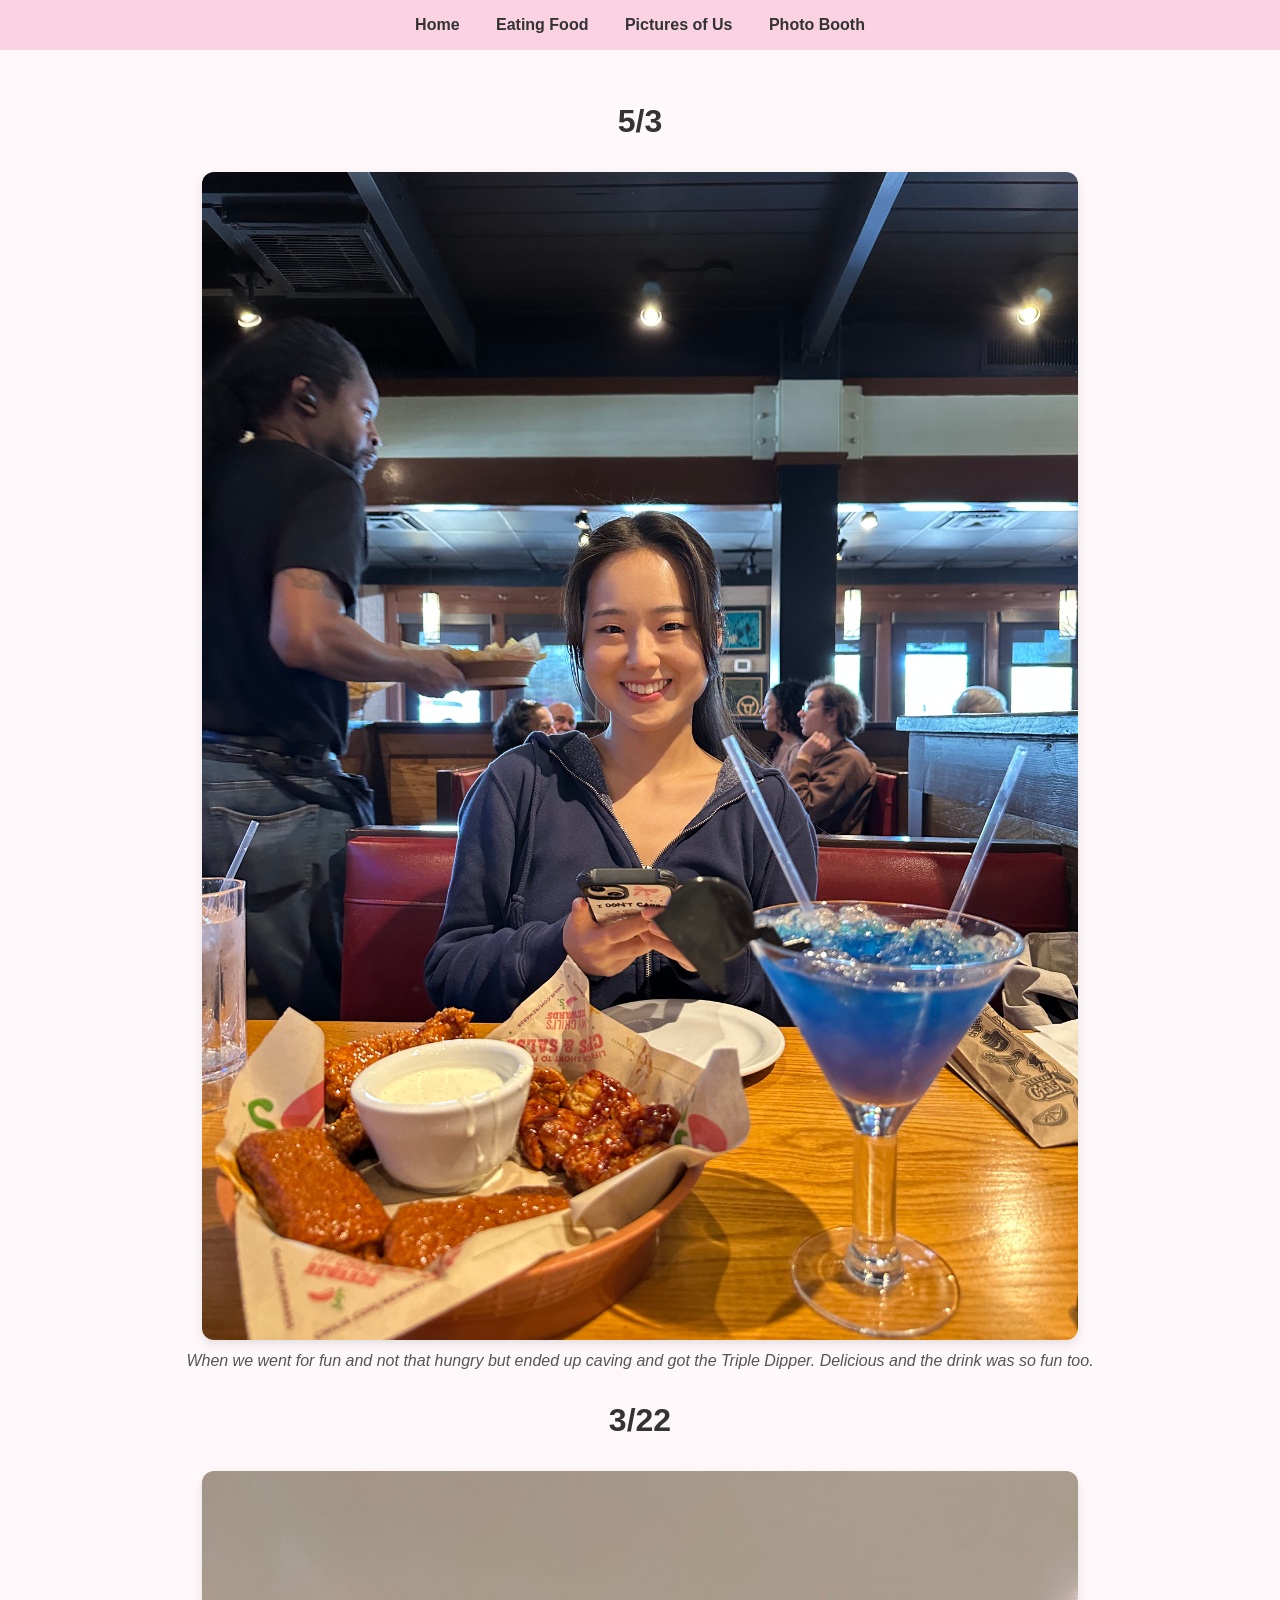
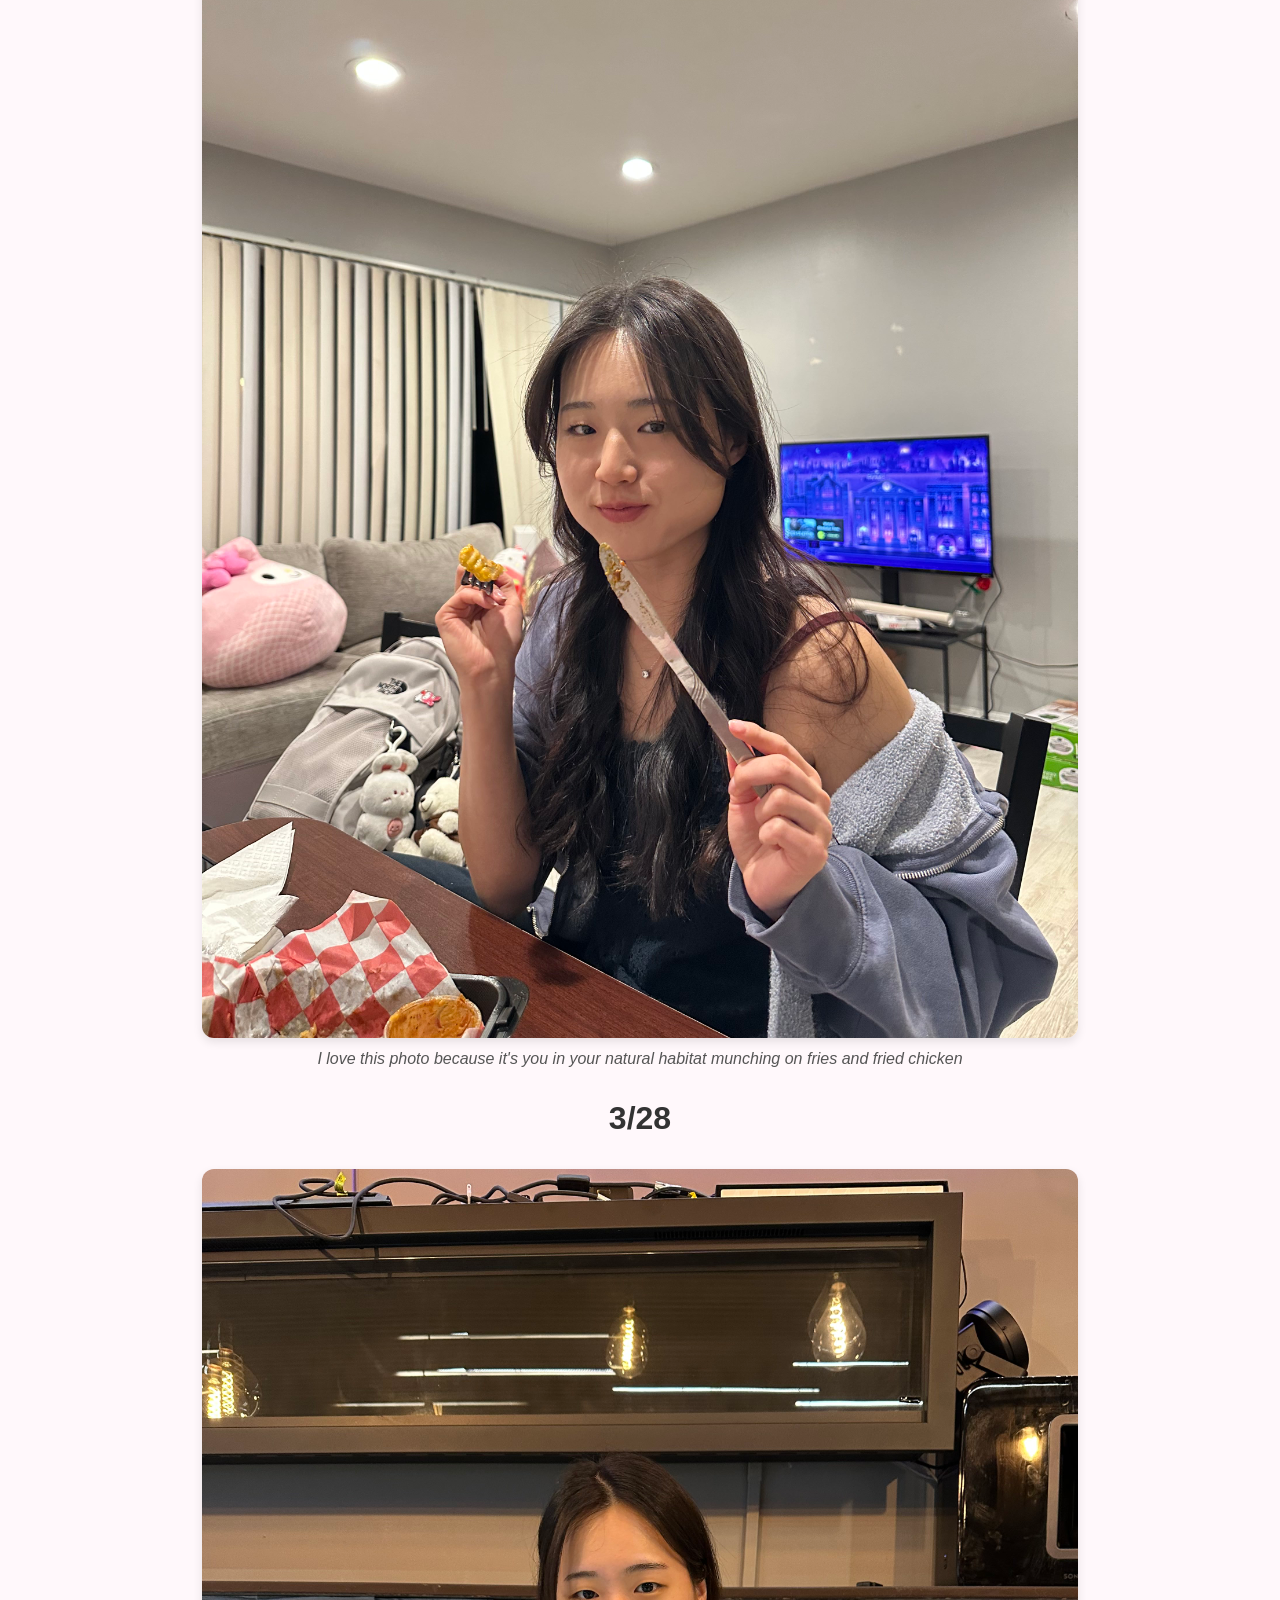
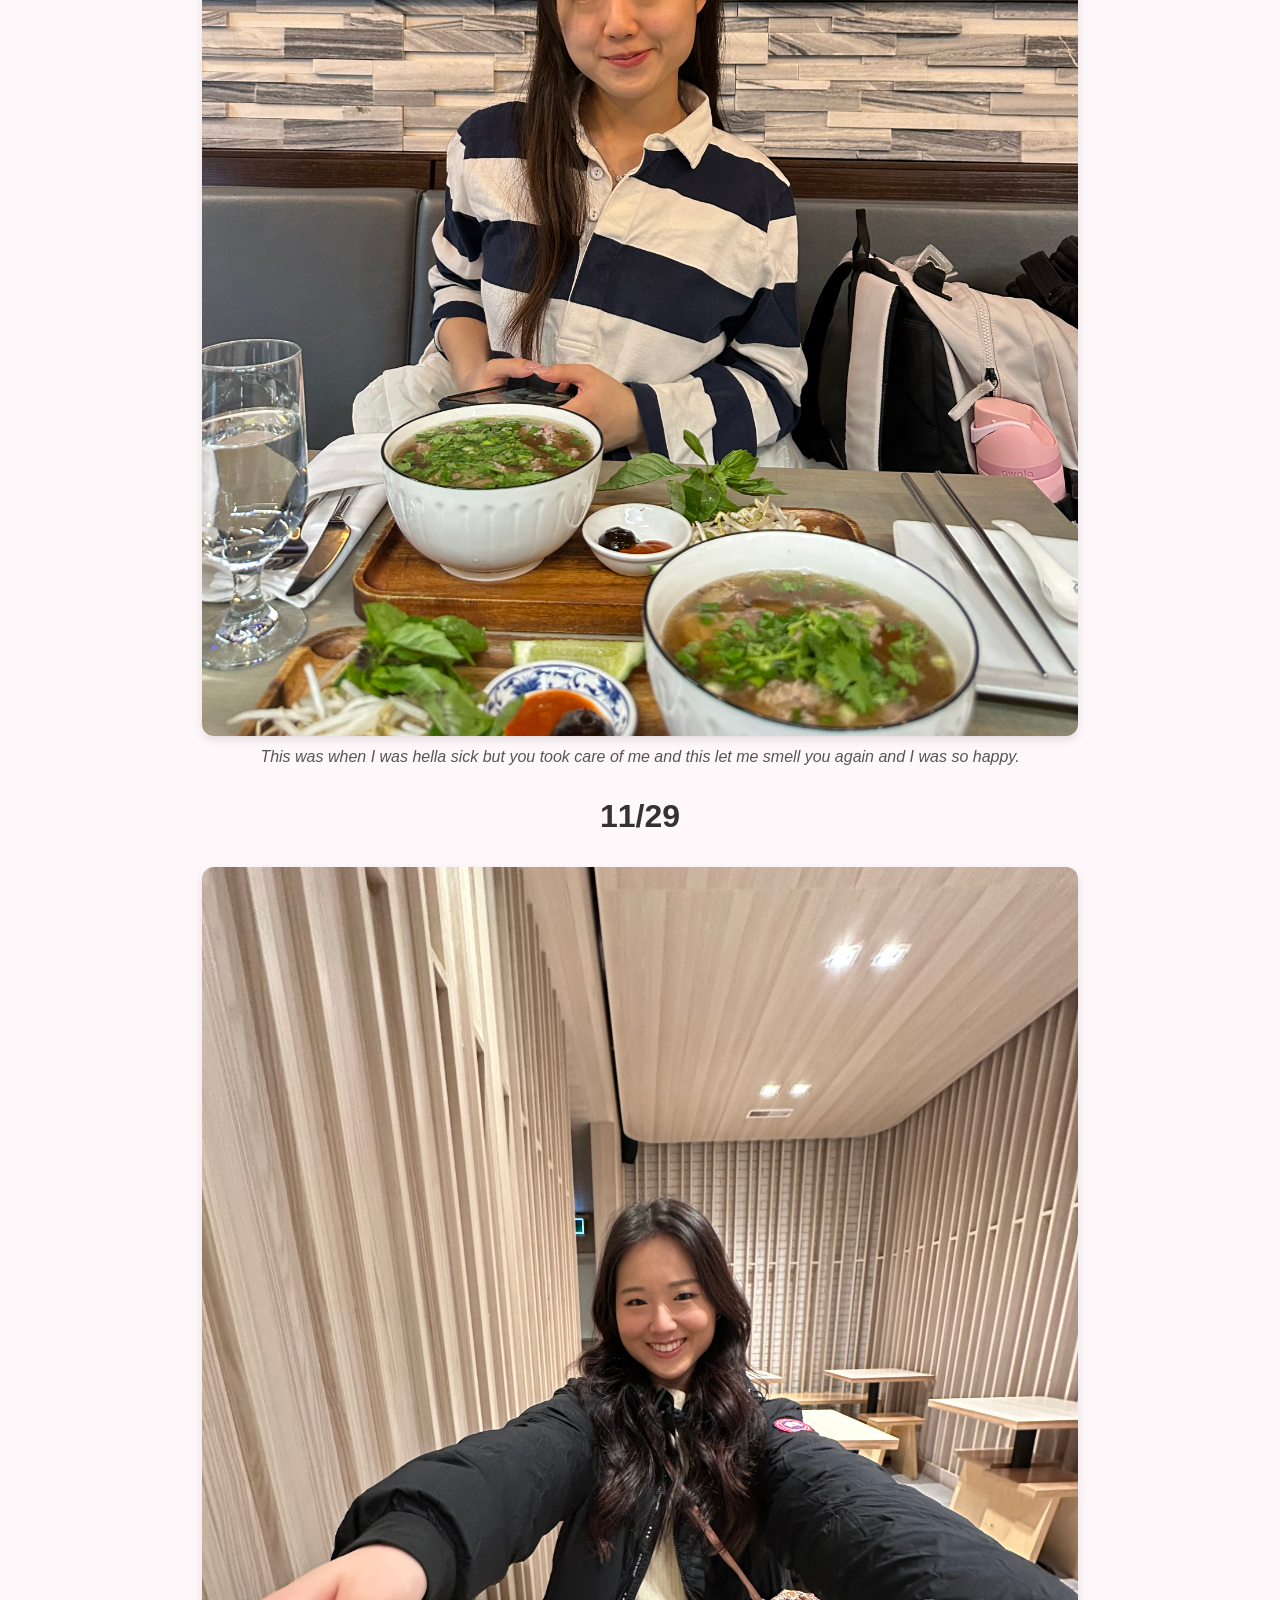
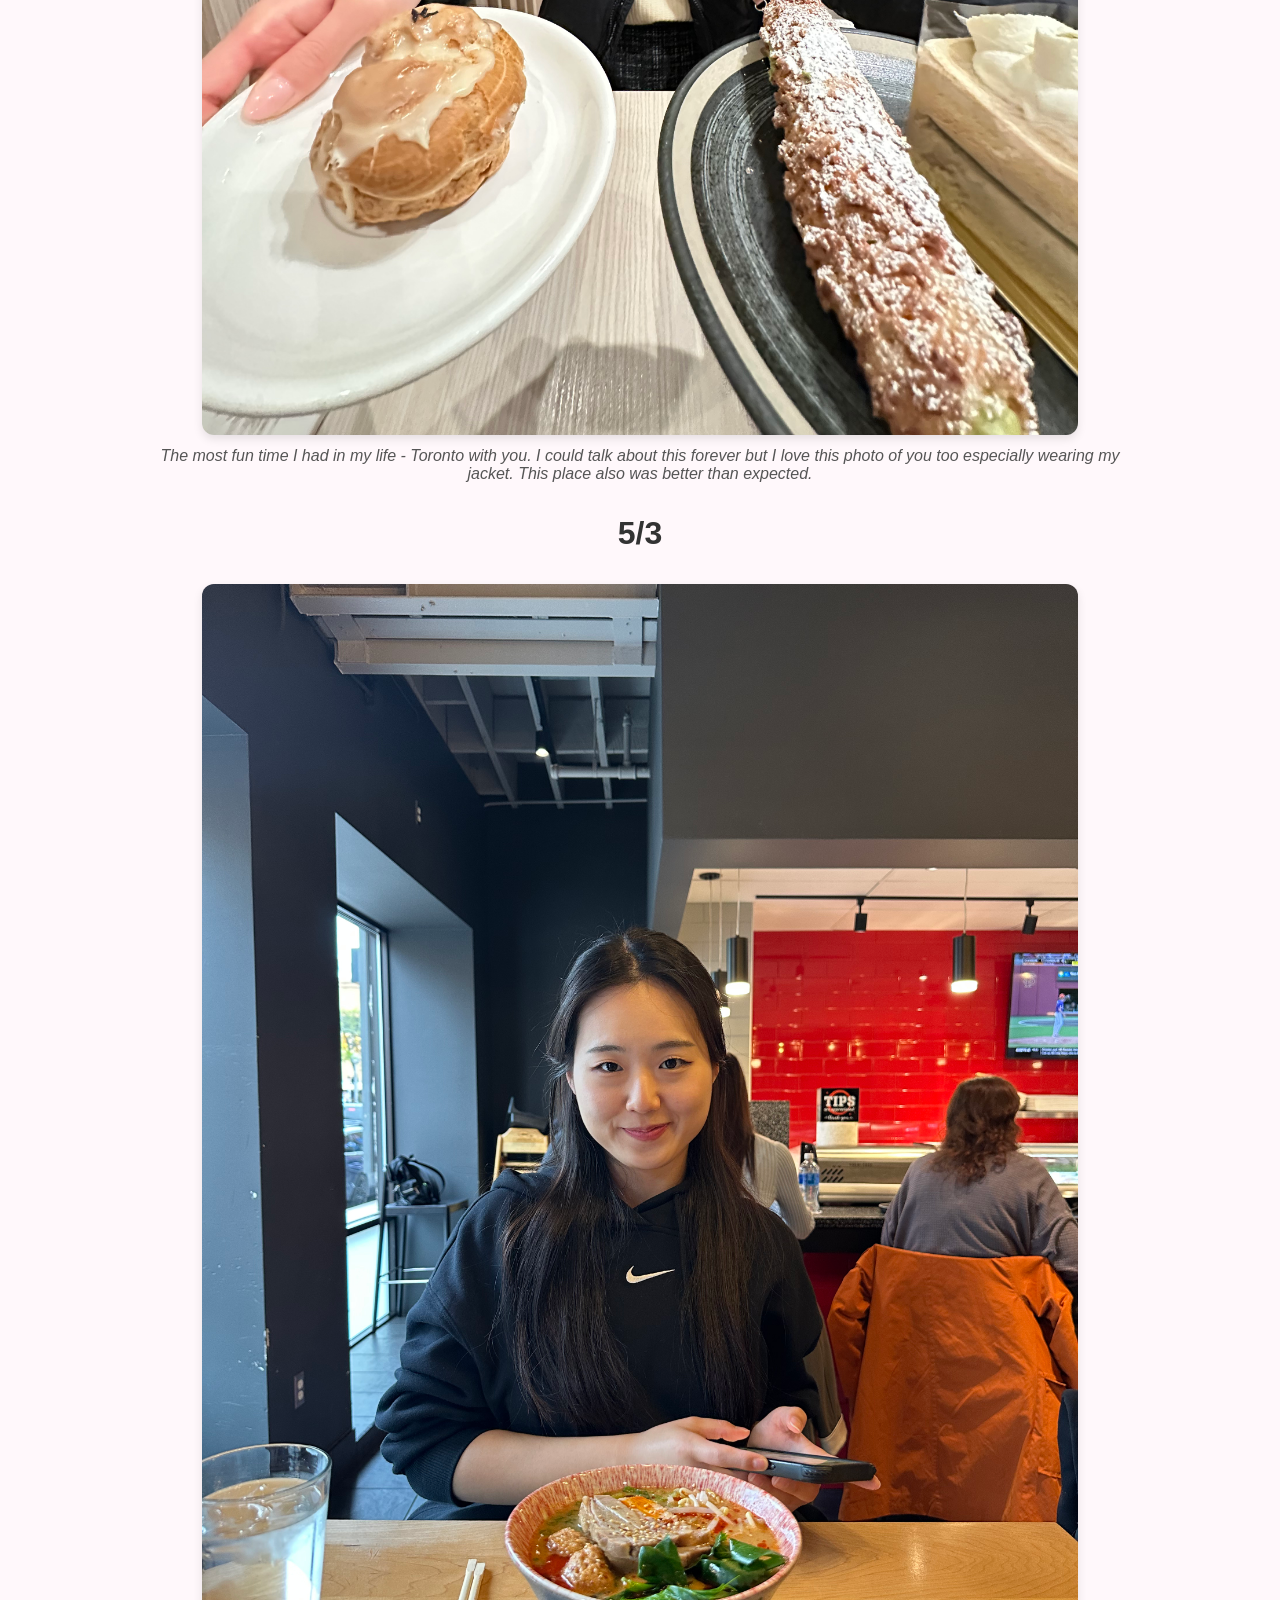
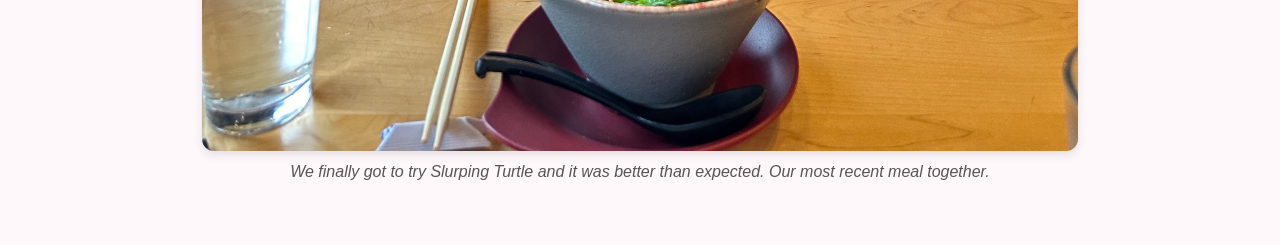
<file: eating-food.html>
<!DOCTYPE html>
<html lang="en">
<head>
  <meta charset="UTF-8" />
  <title>Eating Food 🍰</title>
  <link rel="stylesheet" href="style.css" />
</head>
<body>
  <nav>
    <a href="index.html">Home</a>
    <a href="eating-food.html">Eating Food</a>
    <a href="pictures-us.html">Pictures of Us</a>
    <a href="photo-booth.html">Photo Booth</a>
  </nav>

  <main>
    <h1>5/3</h1>
    <figure>
      <img src="food16.jpg" alt="Chilis" />
      <figcaption>
        When we went for fun and not that hungry but ended up caving and got the Triple Dipper. Delicious and the drink was so fun too. 
      </figcaption>
    </figure>
     <h1>3/22</h1>
    <figure>
      <img src="food2.jpg" alt="Late night chicken" />
      <figcaption>
        I love this photo because it's you in your natural habitat munching on fries and fried chicken
      </figcaption>
    </figure>
     <h1>3/28</h1>
    <figure>
      <img src="food4.jpg" alt="Brunch Pho" />
      <figcaption>
        This was when I was hella sick but you took care of me and this let me smell you again and I was so happy.
      </figcaption>
    </figure>
     <h1>11/29</h1>
    <figure>
      <img src="food10.jpg" alt="2 desserts" />
      <figcaption>
        The most fun time I had in my life - Toronto with you. I could talk about this forever but I love this photo of you too especially wearing my jacket. This place also was better than expected.
      </figcaption>
    </figure>
     <h1>5/3</h1>
    <figure>
      <img src="food17.jpg" alt="Slurping Turtle" />
      <figcaption>
        We finally got to try Slurping Turtle and it was better than expected. Our most recent meal together.
      </figcaption>
    </figure>
  </main>
</body>
</html>
</file>
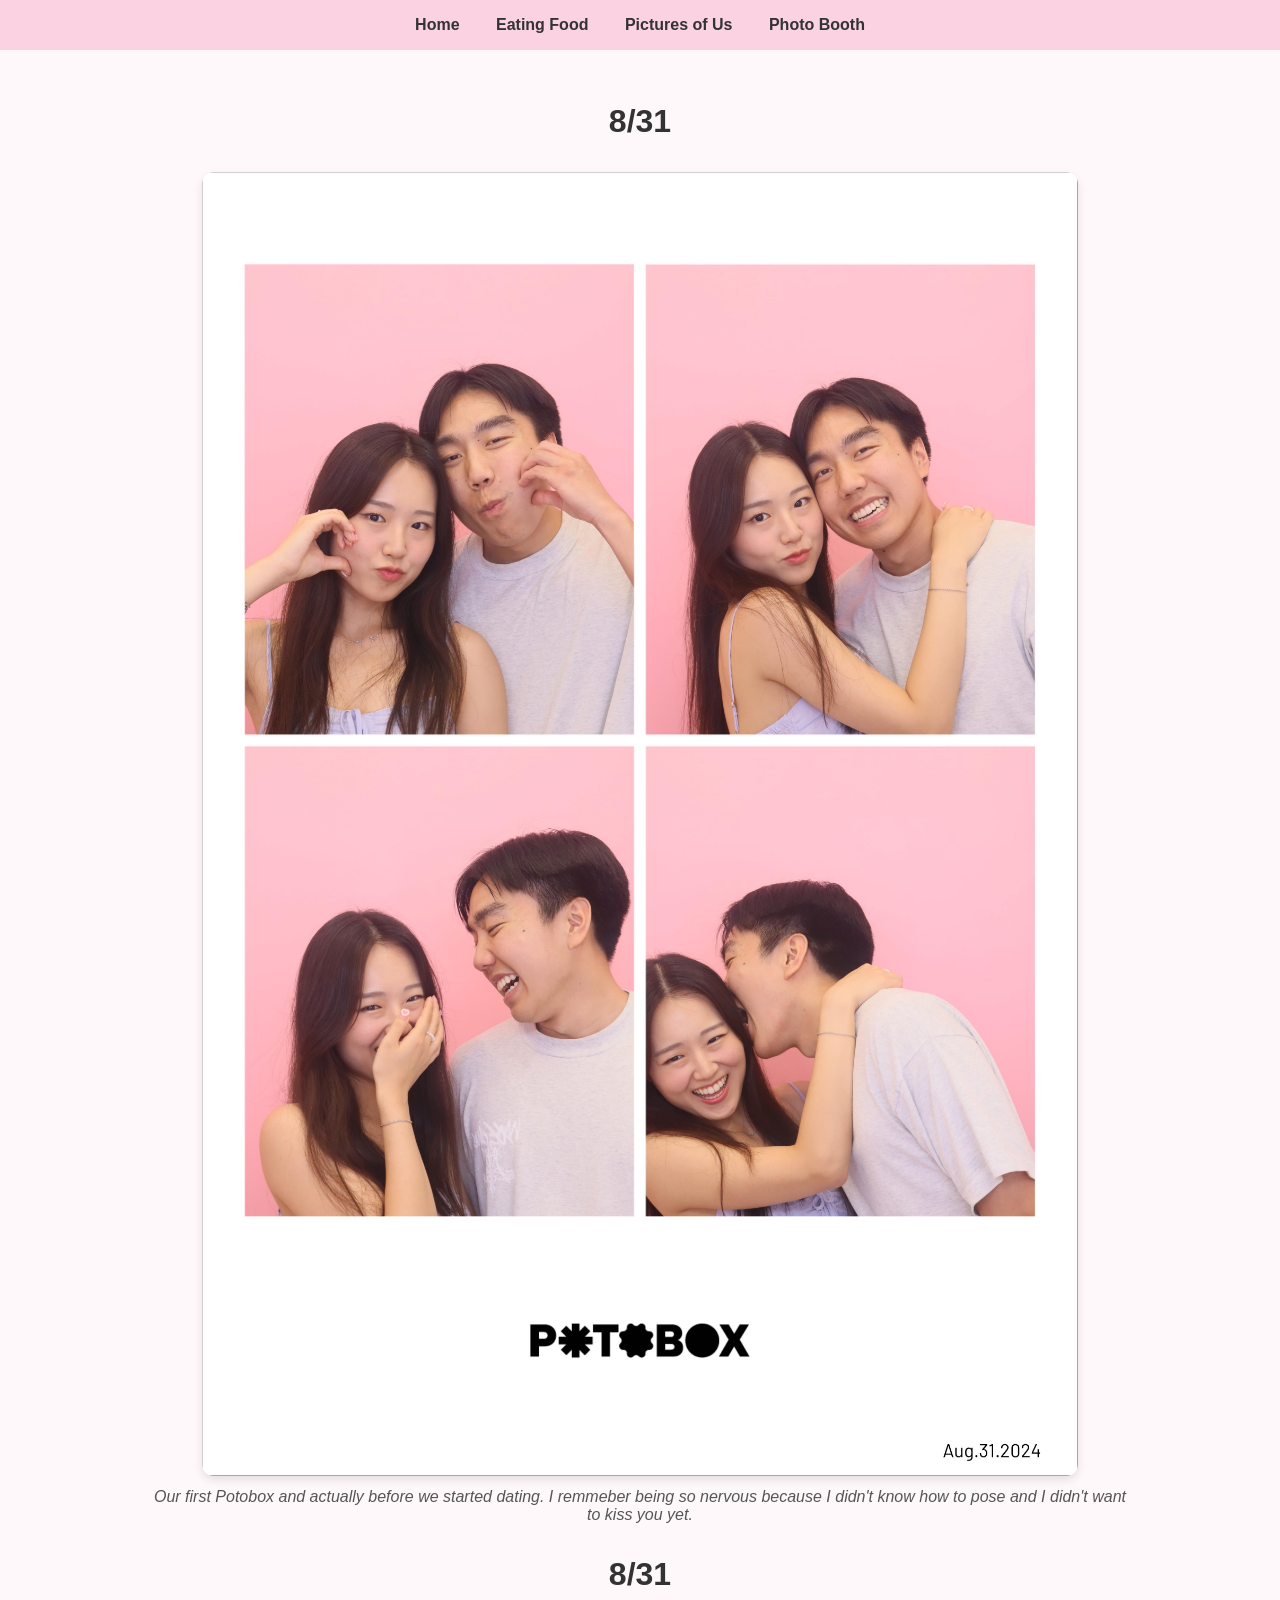
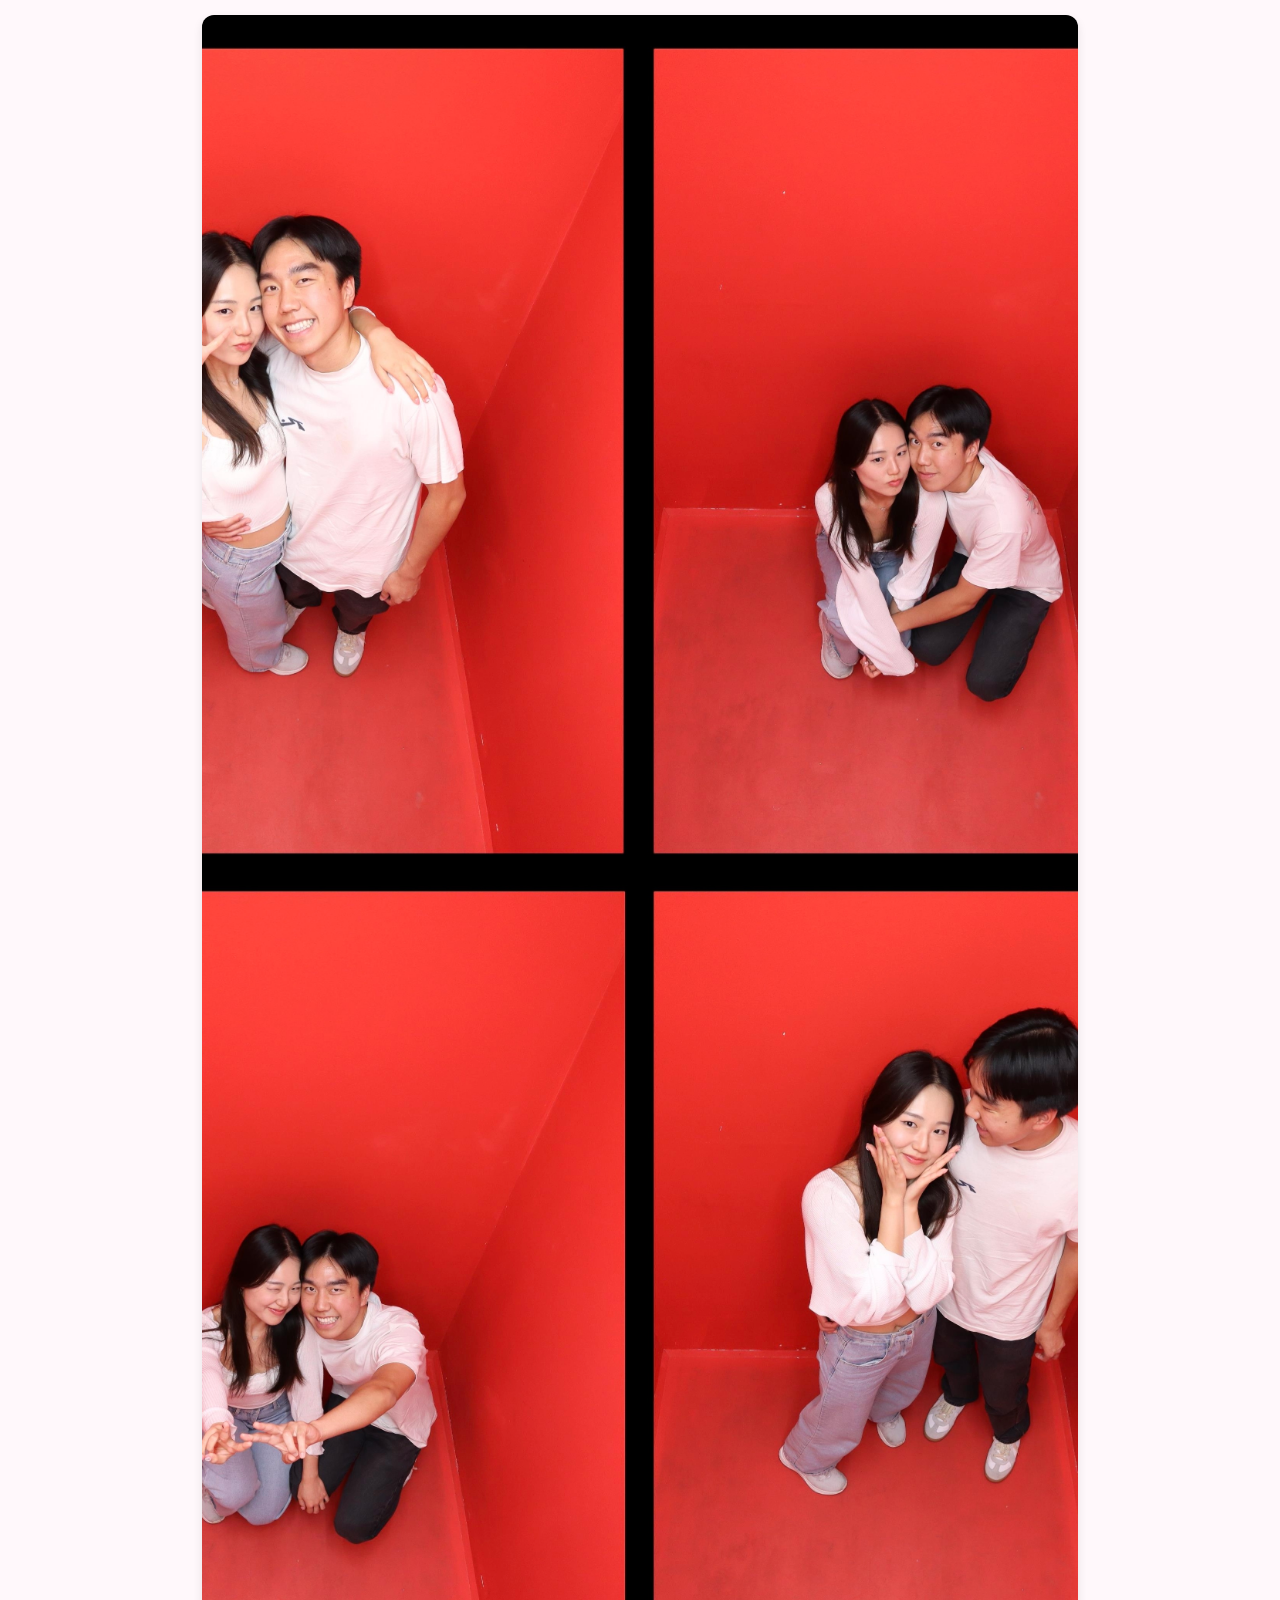
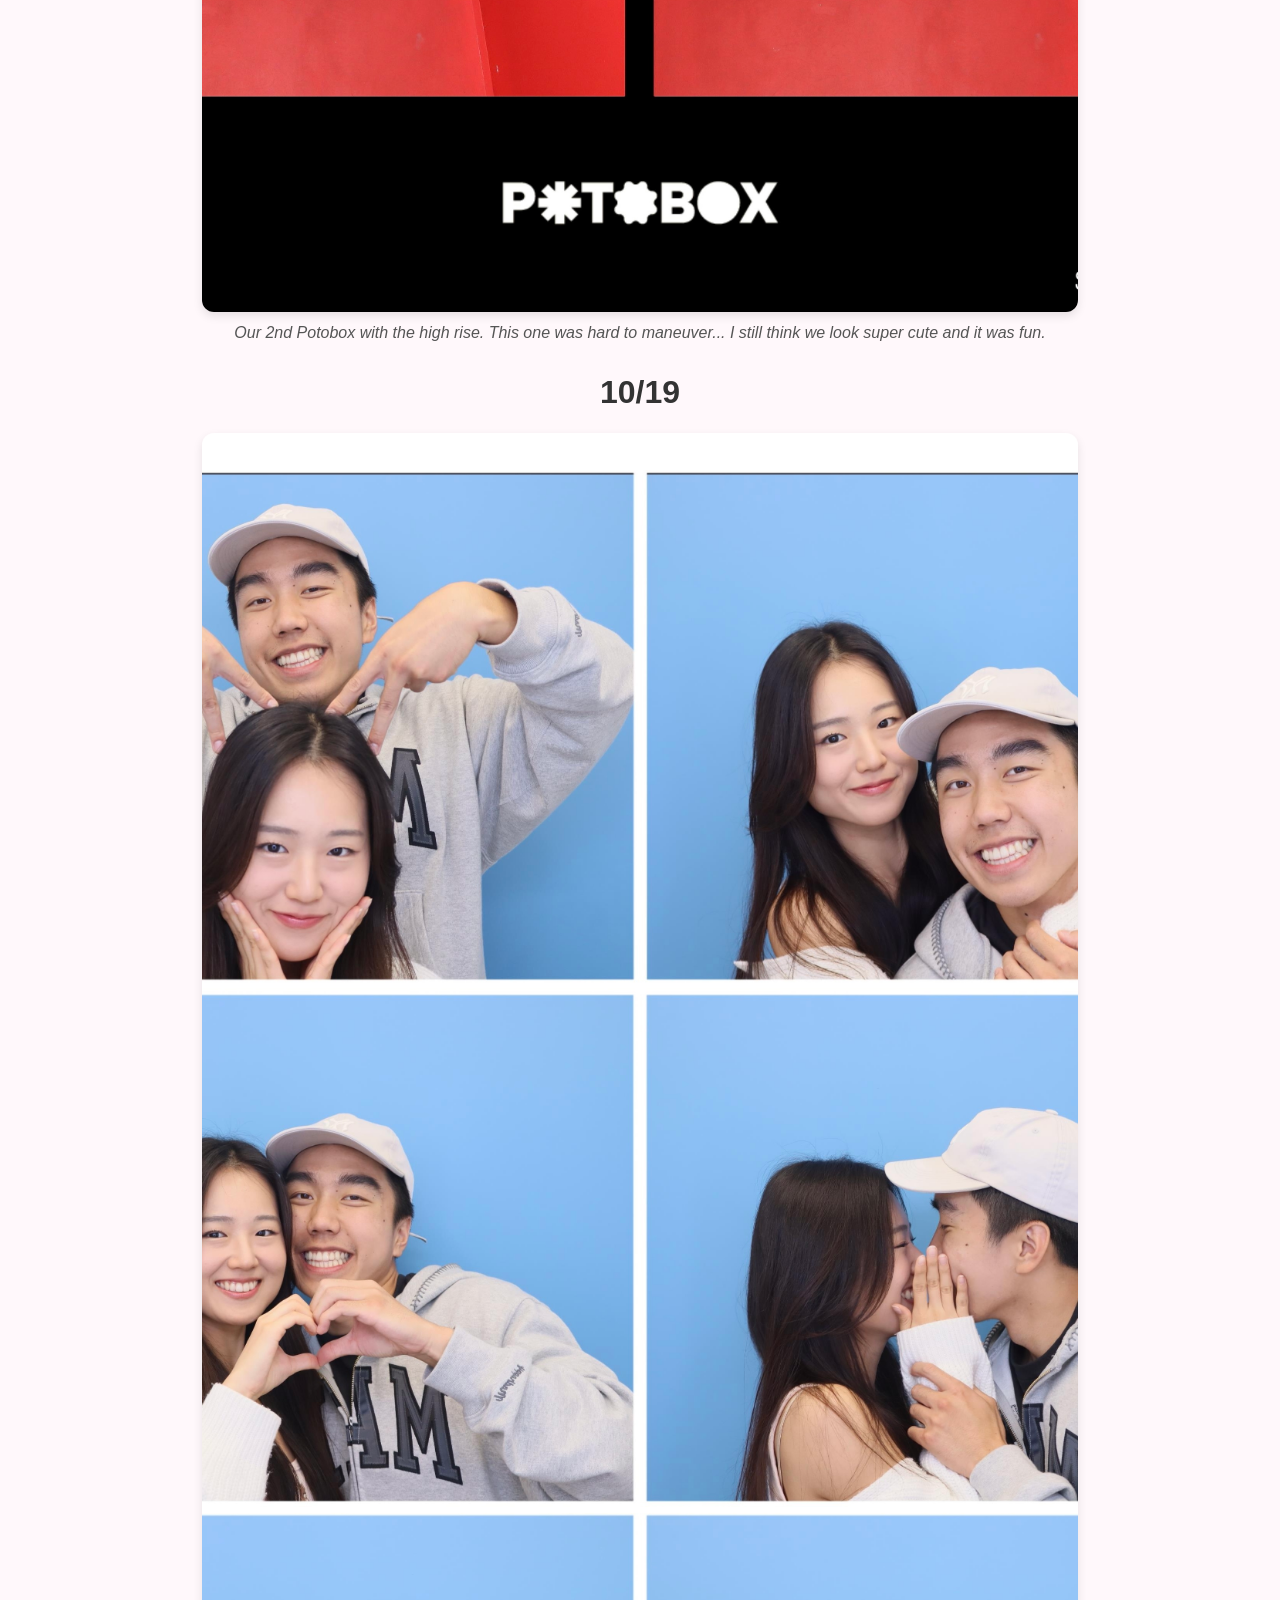
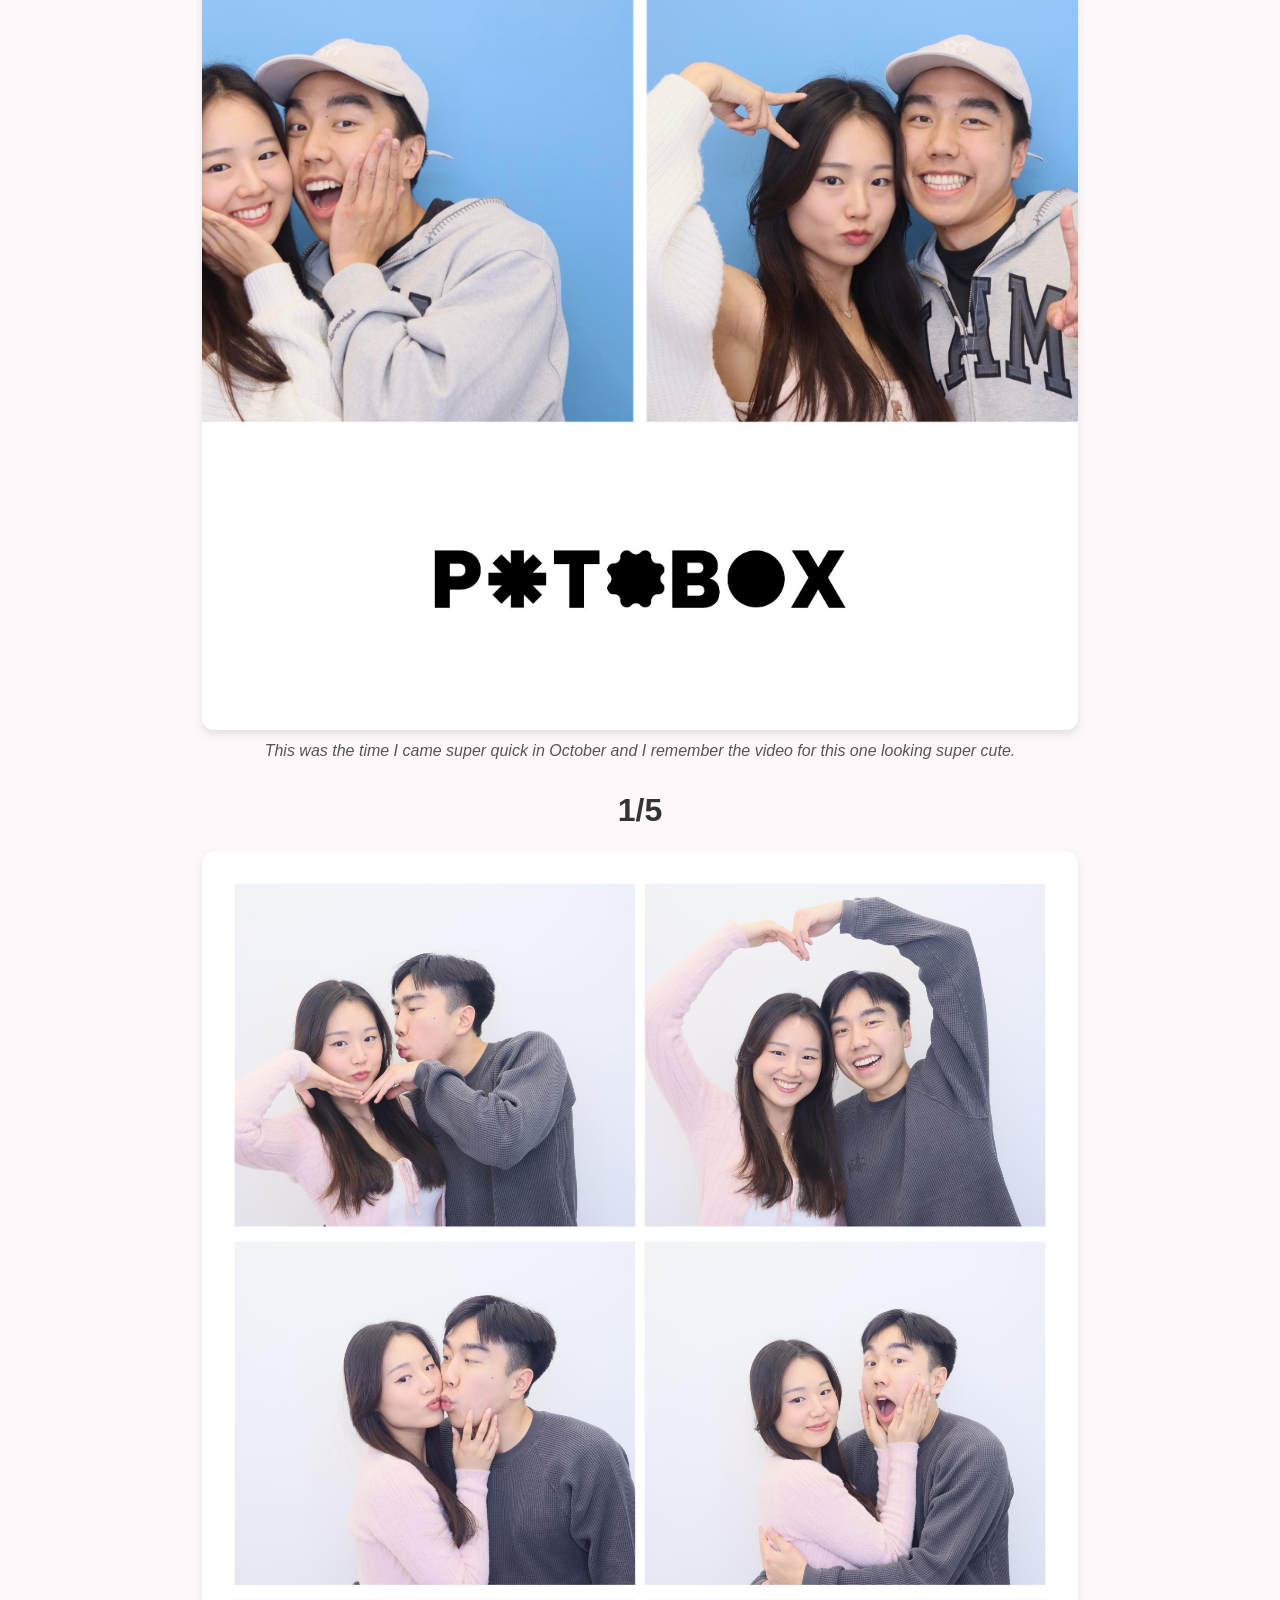
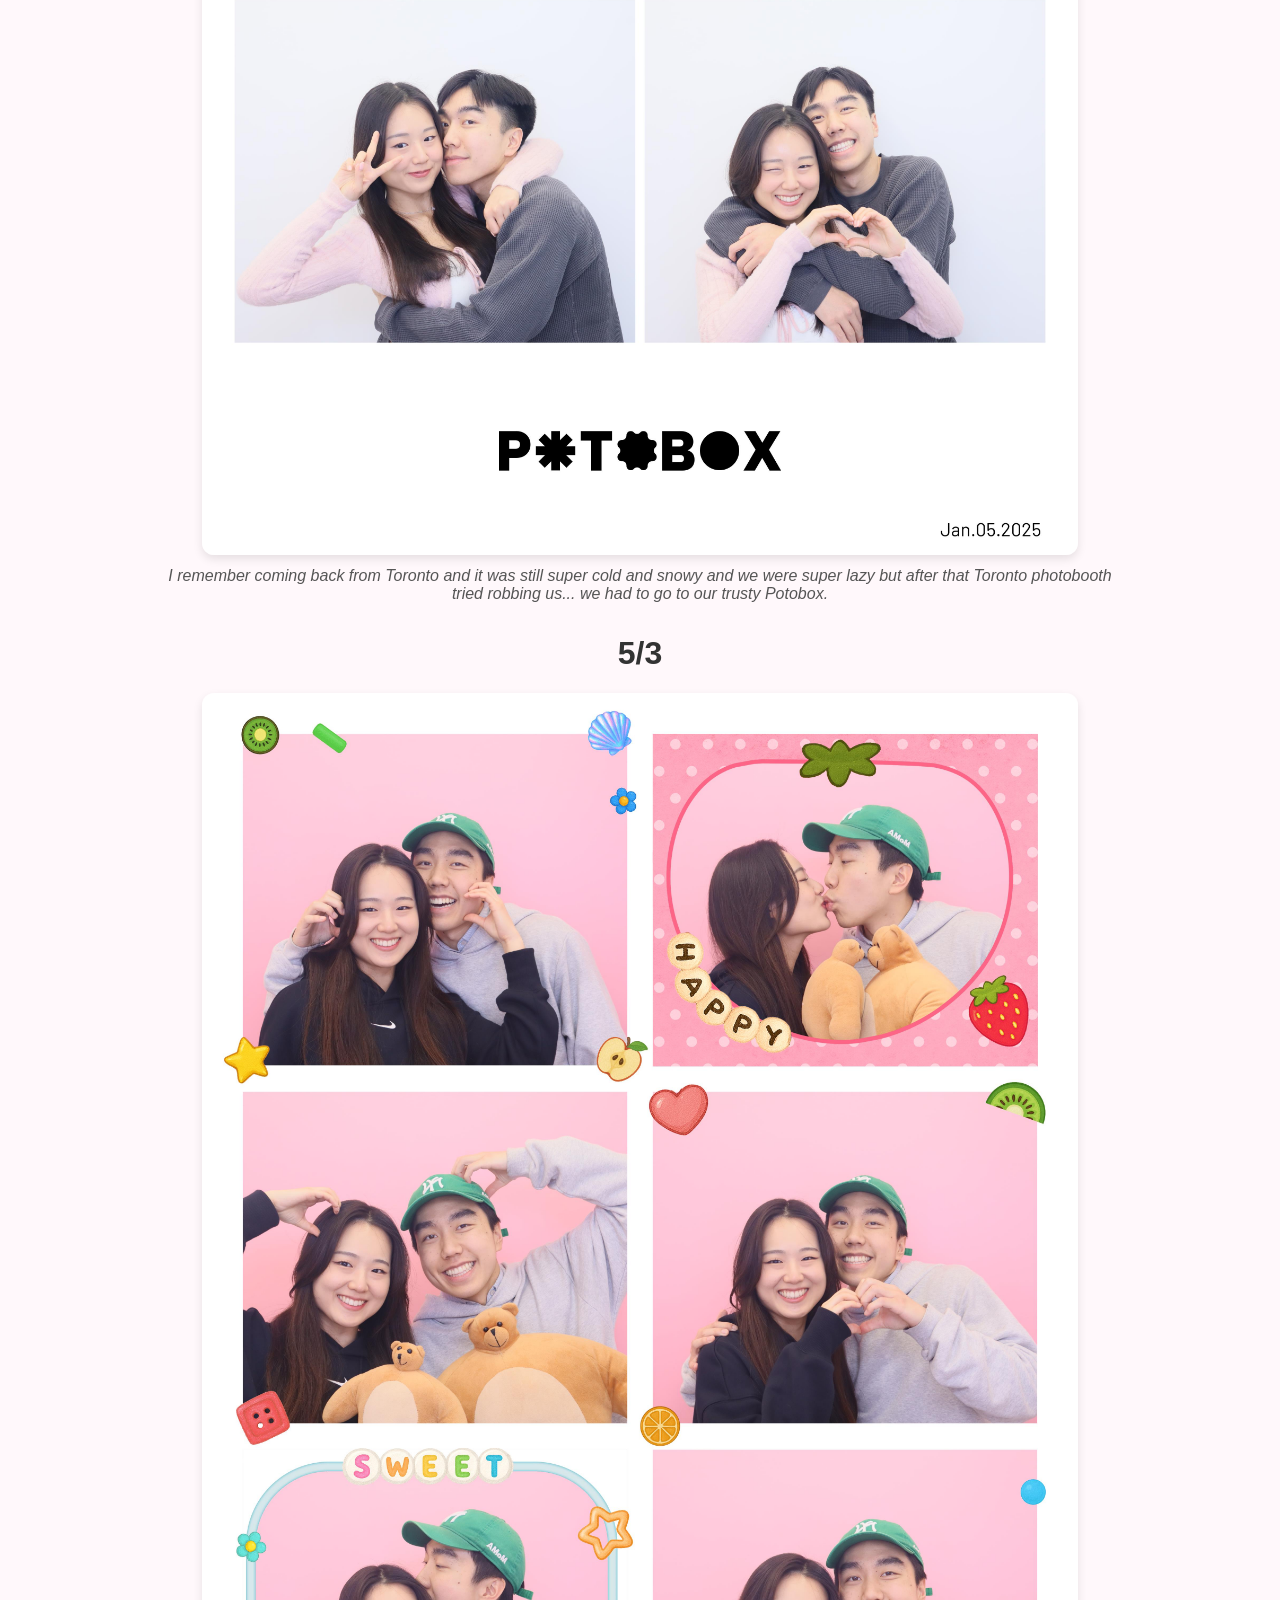
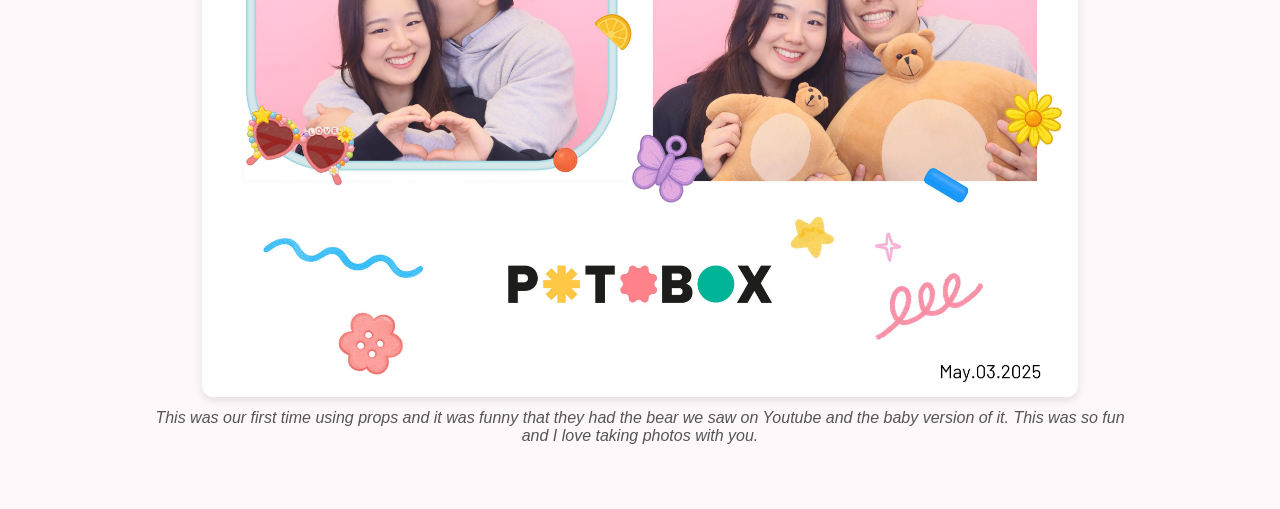
<file: photo-booth.html>
<!DOCTYPE html>
<html lang="en">
<head>
  <meta charset="UTF-8" />
  <title>Photo Booth 🤗</title>
  <link rel="stylesheet" href="style.css" />
</head>
<body>
  <nav>
    <a href="index.html">Home</a>
    <a href="eating-food.html">Eating Food</a>
    <a href="pictures-us.html">Pictures of Us</a>
    <a href="photo-booth.html">Photo Booth</a>
  </nav>

  <main>
    <h1>8/31</h1>
    <figure>
      <img src="photobooth4.JPG" alt="first potobox" />
      <figcaption>
        Our first Potobox and actually before we started dating. I remmeber being so nervous because I didn't know how to pose and I didn't want to kiss you yet. 
      </figcaption>
    </figure>

    <figure>
      <h1>8/31</h1>
      <img src="photobooth2.jpg" alt="2nd potobox" />
      <figcaption>
        Our 2nd Potobox with the high rise. This one was hard to maneuver... I still think we look super cute and it was fun.
      </figcaption>
    </figure>

    <figure>
      <h1>10/19</h1>
      <img src="photobooth3.jpg" alt="3rd potobox" />
      <figcaption>
        This was the time I came super quick in October and I remember the video for this one looking super cute.
      </figcaption>
    </figure>

    <figure>
      <h1>1/5</h1>
      <img src="pb1.jpg" alt="4th potobox" />
      <figcaption>
        I remember coming back from Toronto and it was still super cold and snowy and we were super lazy but after that Toronto photobooth tried robbing us... we had to go to our trusty Potobox.
      </figcaption>
    </figure>

     <figure>
       <h1>5/3</h1>
      <img src="pb.jpg" alt="5th potobox" />
      <figcaption>
        This was our first time using props and it was funny that they had the bear we saw on Youtube and the baby version of it. This was so fun and I love taking photos with you.
      </figcaption>
    </figure>
  </main>
</body>
</html>
</file>
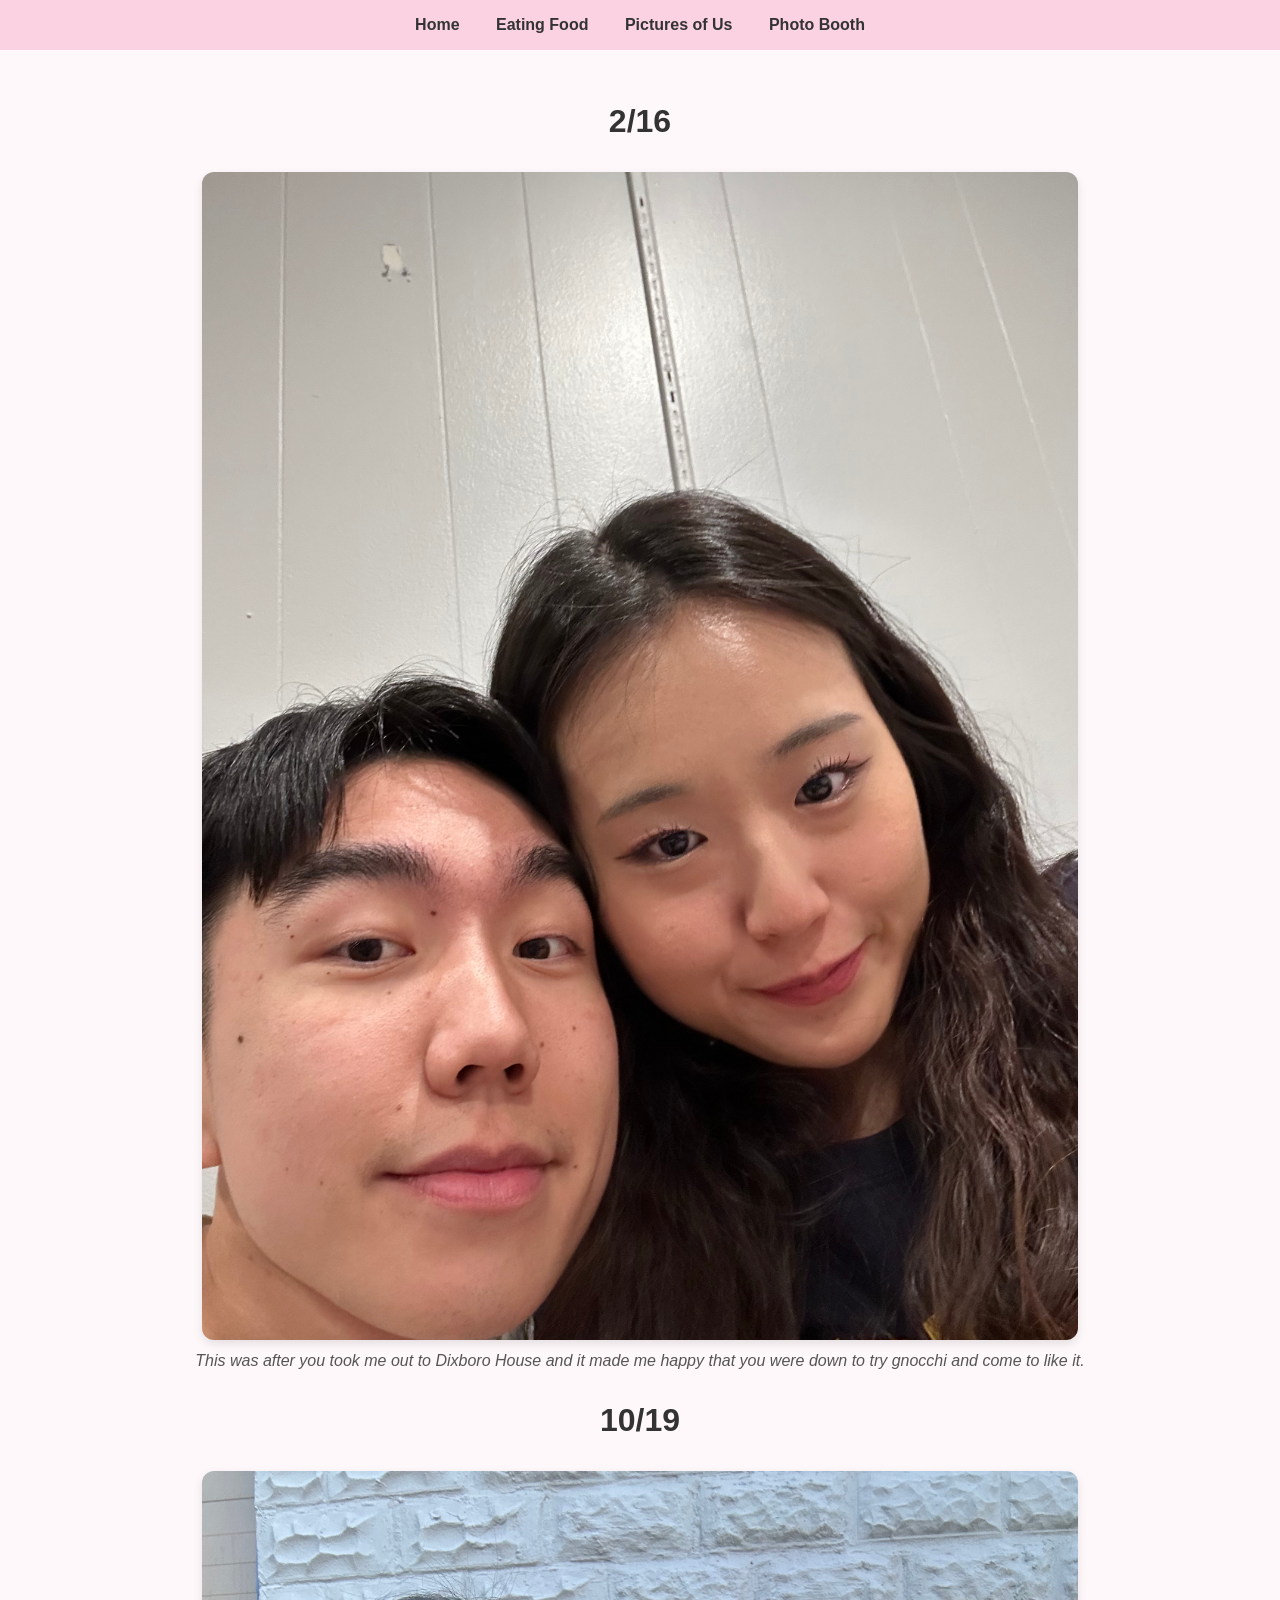
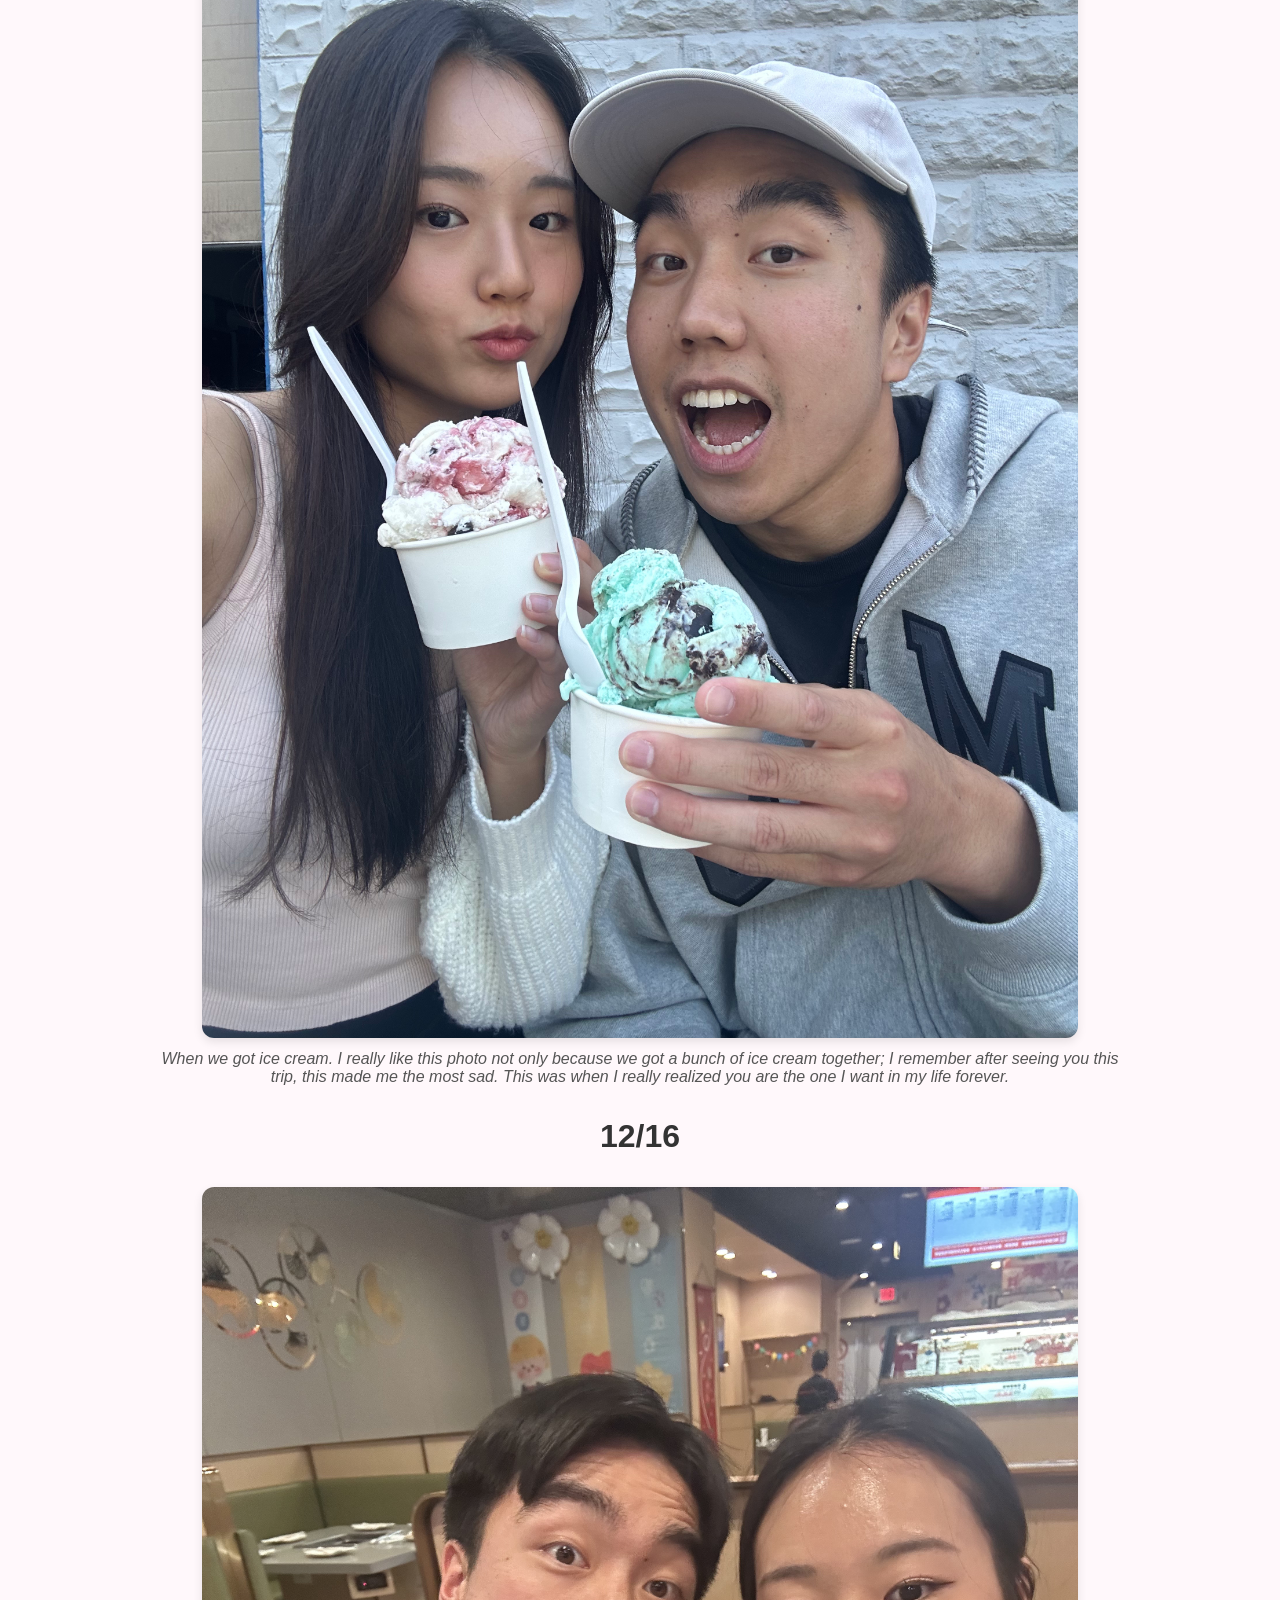
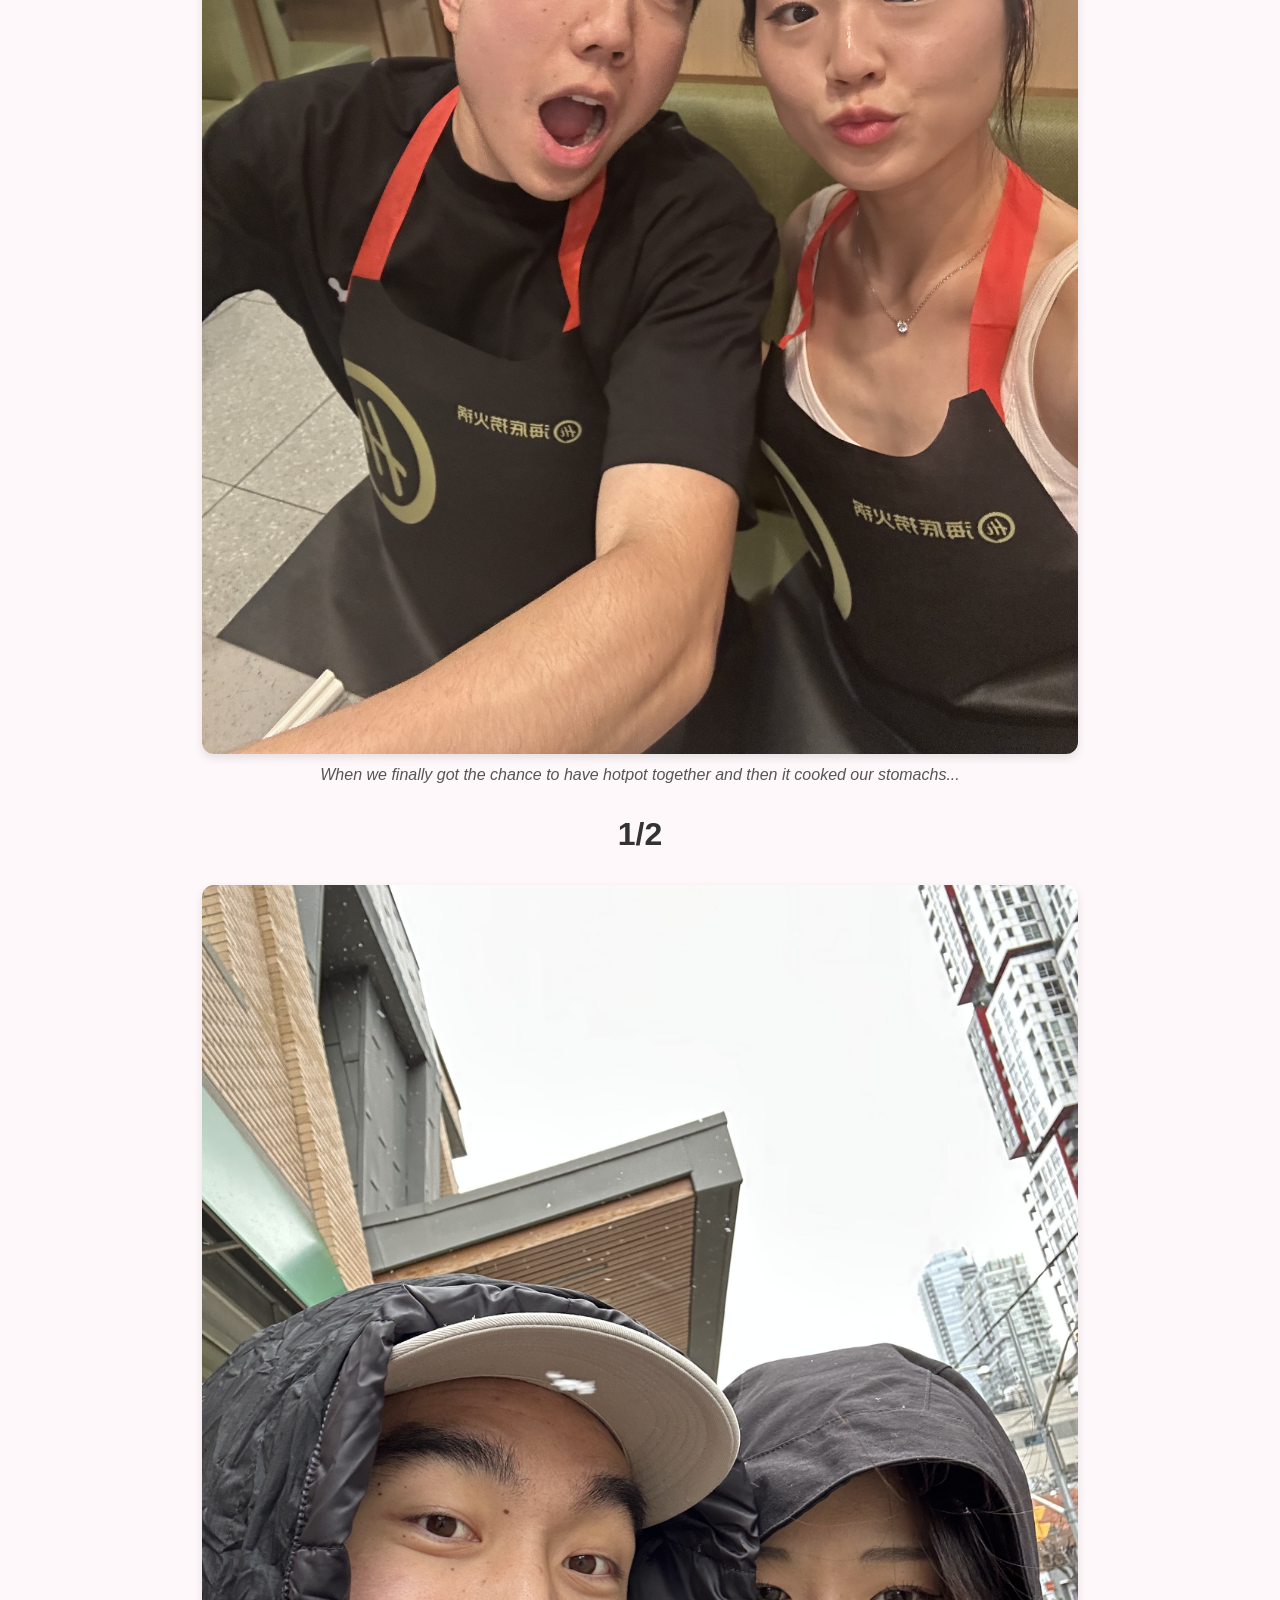
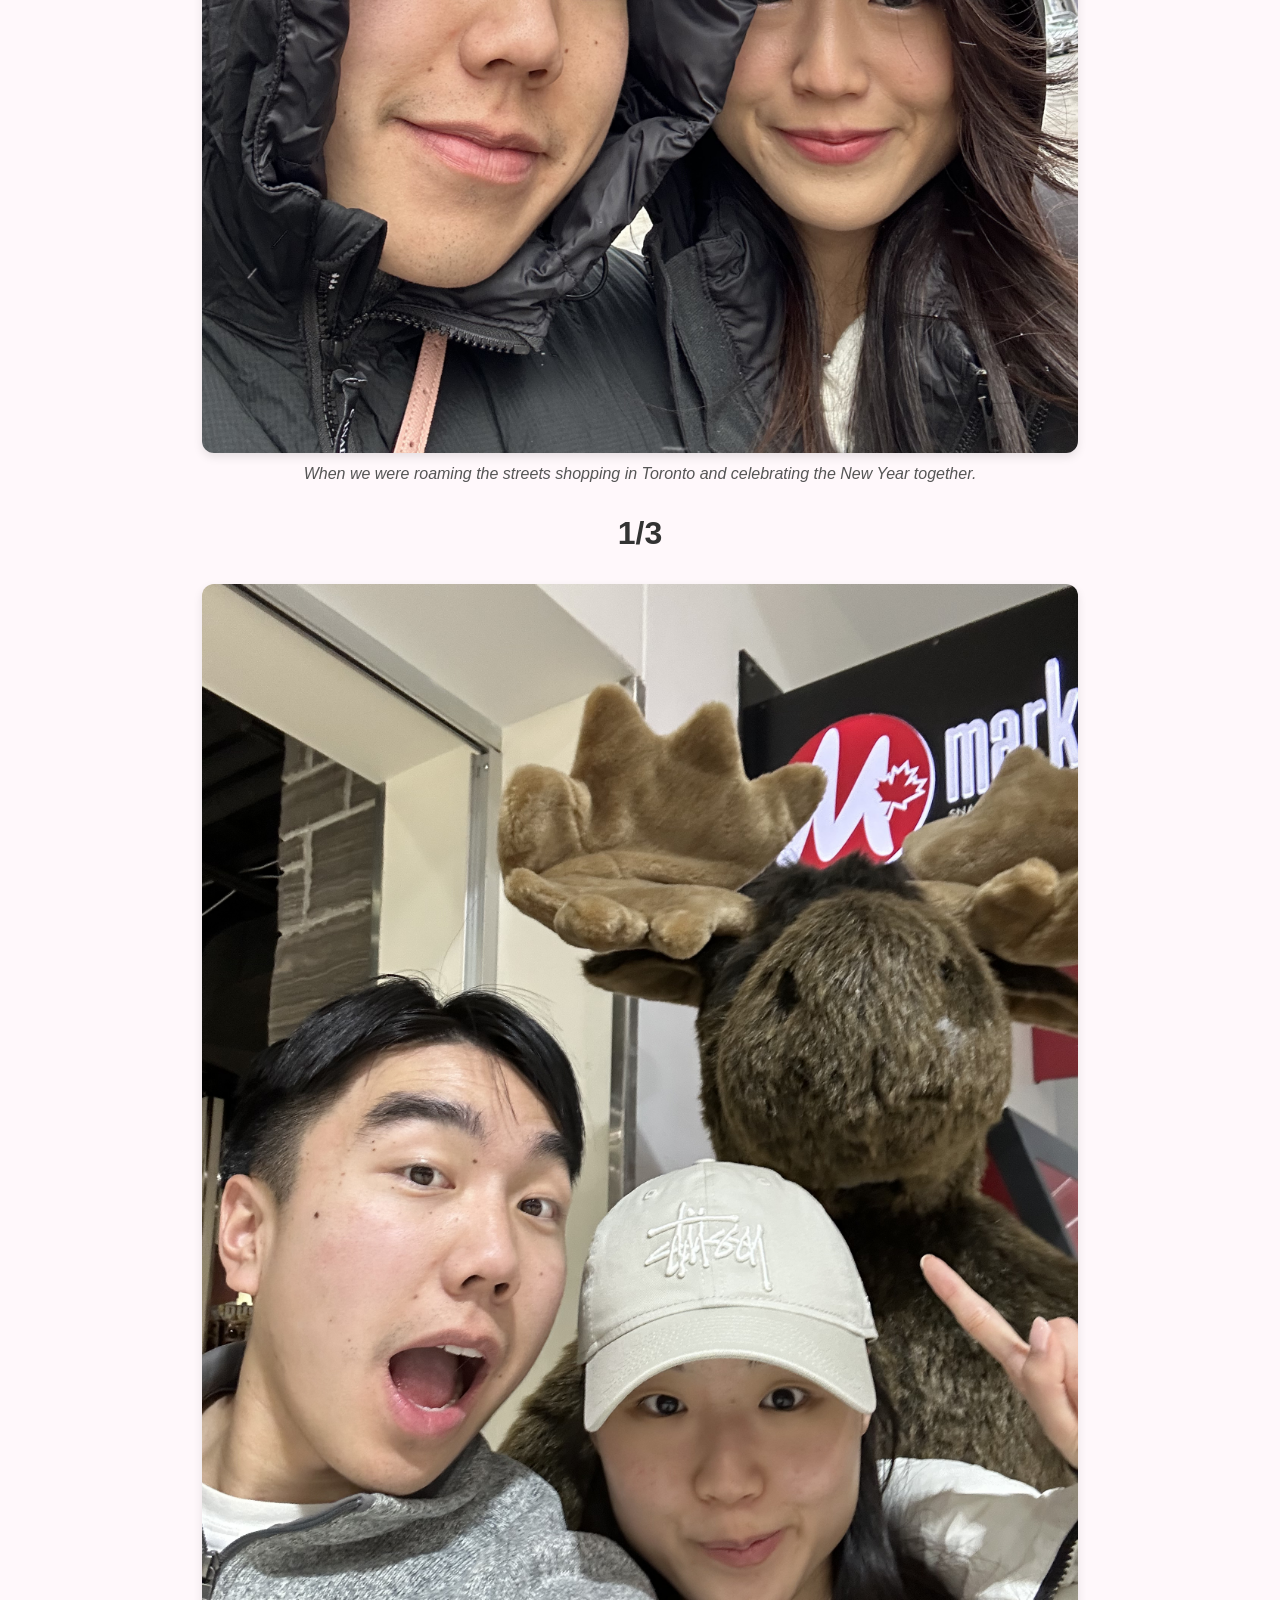
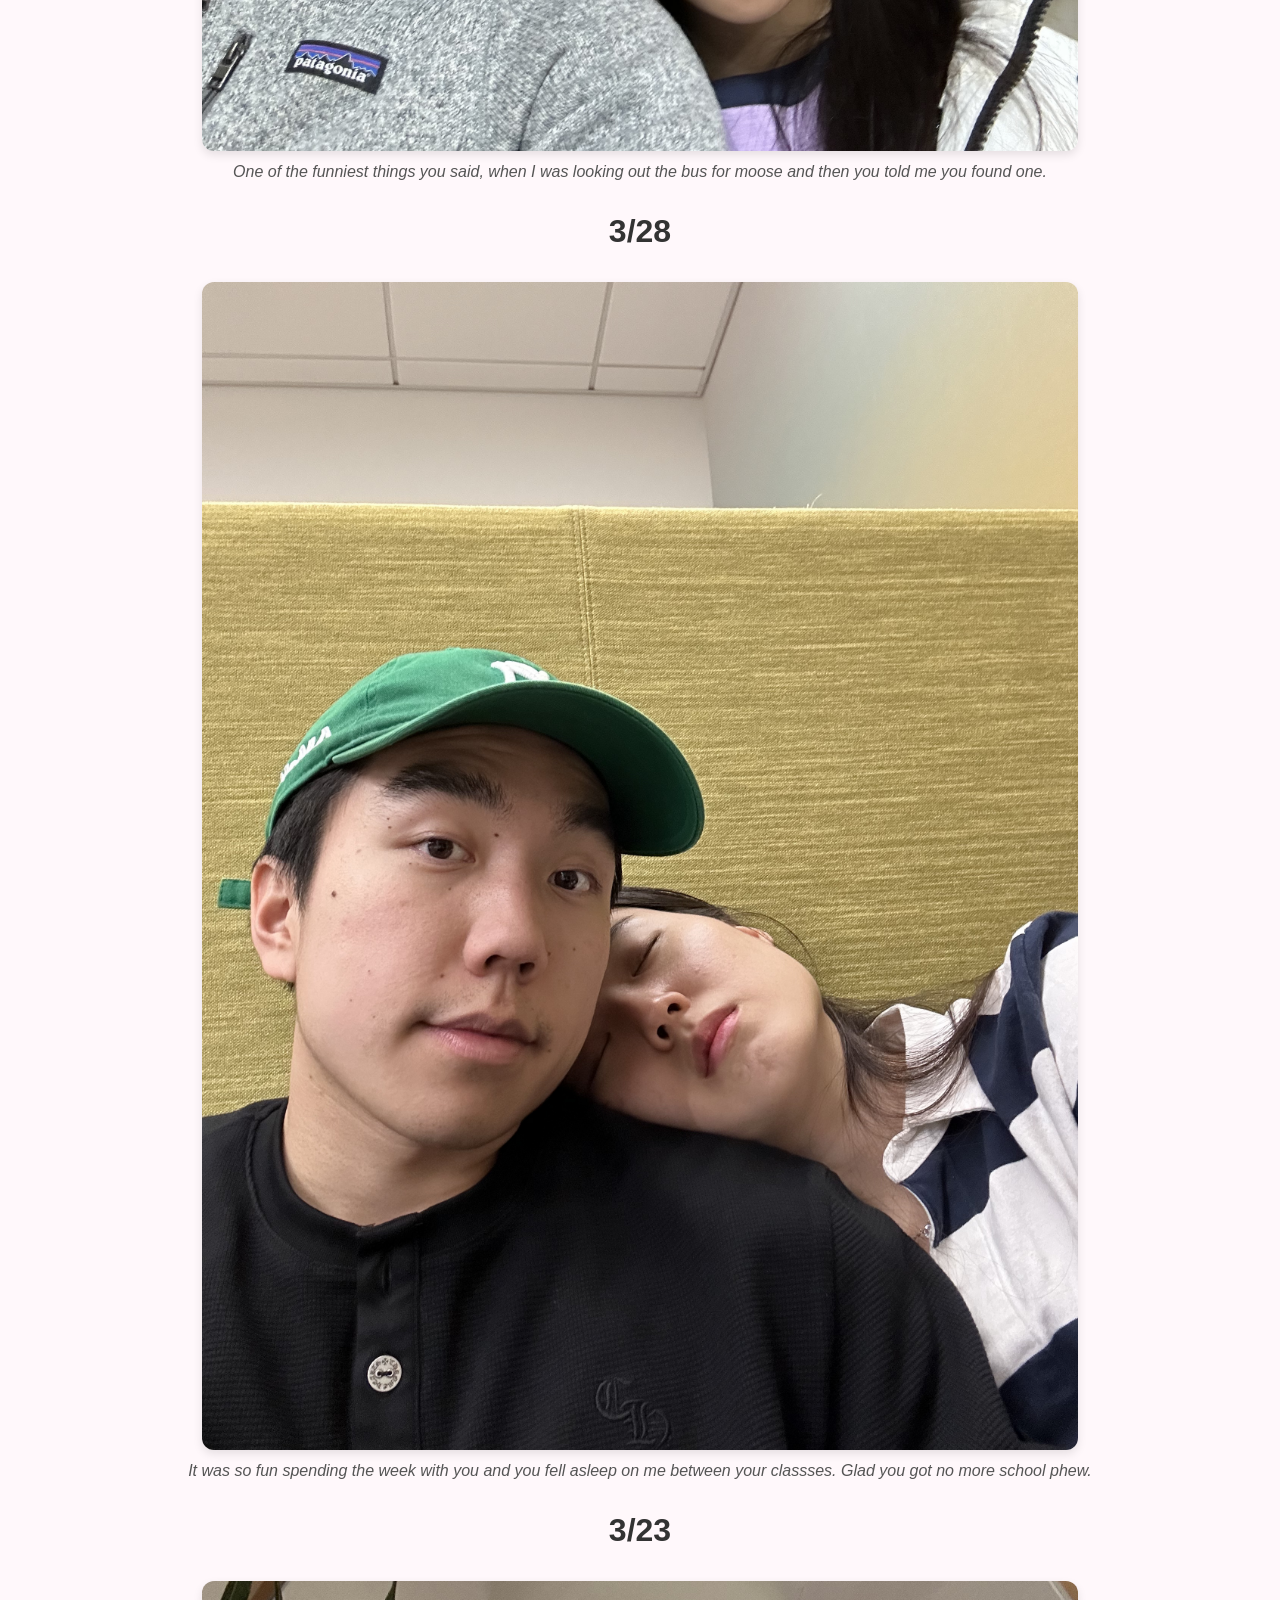
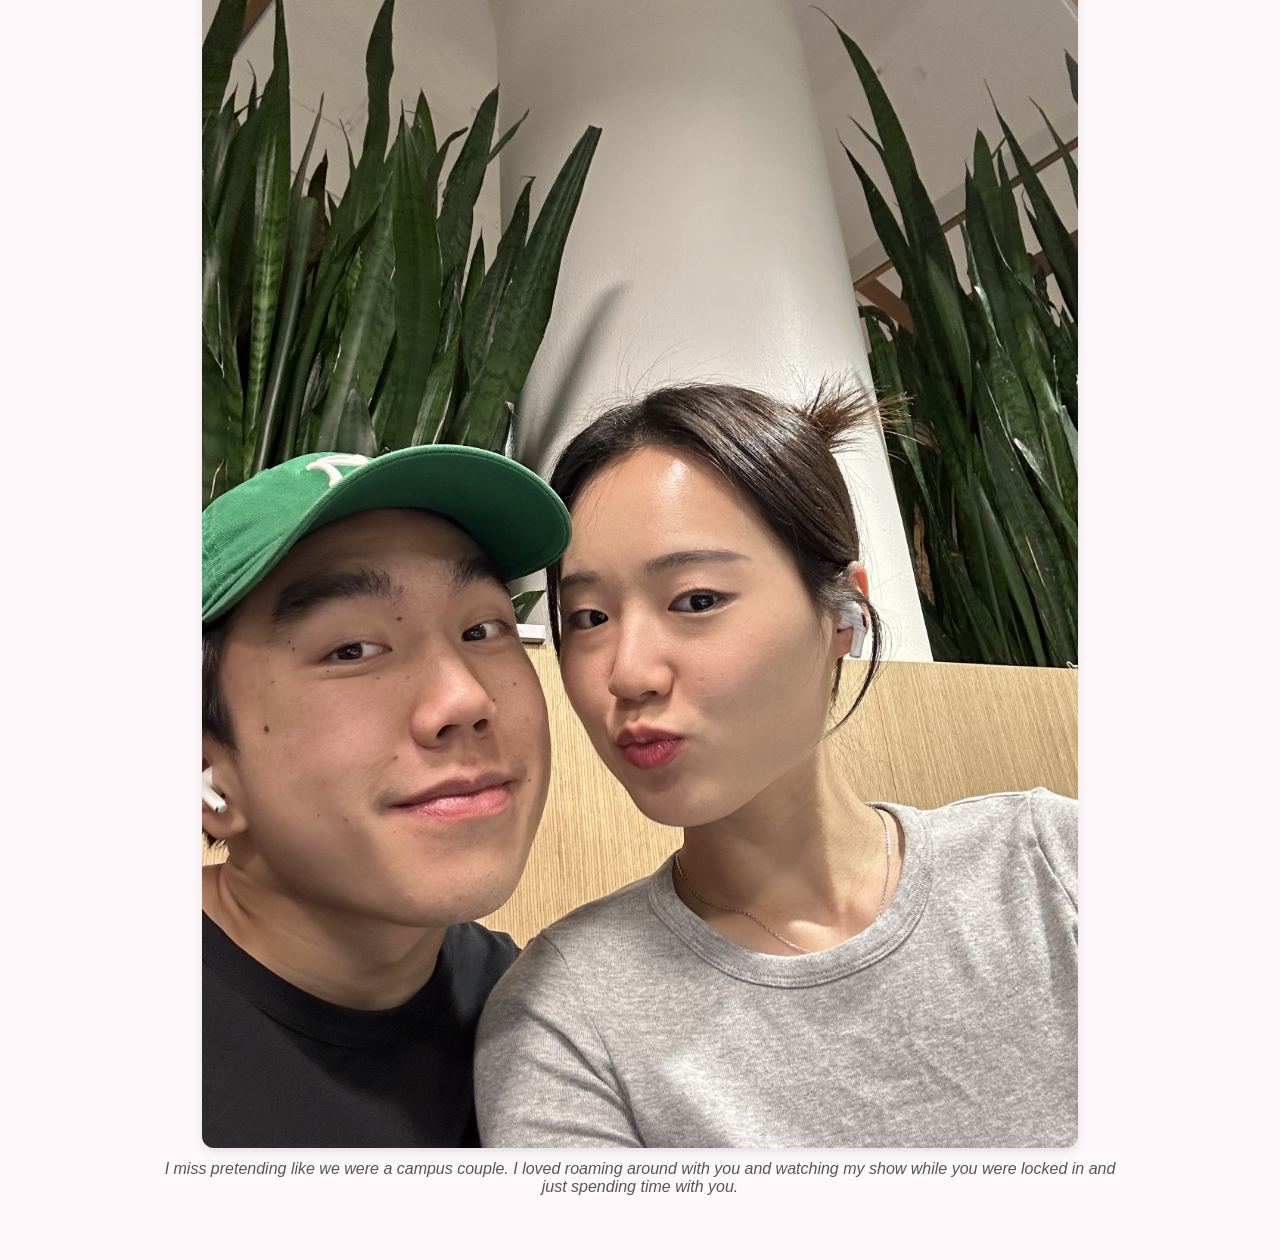
<file: pictures-us.html>
<!DOCTYPE html>
<html lang="en">
<head>
  <meta charset="UTF-8" />
  <title>Pictures of Us 📸</title>
  <link rel="stylesheet" href="style.css" />
</head>
<body>
  <nav>
    <a href="index.html">Home</a>
    <a href="eating-food.html">Eating Food</a>
    <a href="pictures-us.html">Pictures of Us</a>
    <a href="photo-booth.html">Photo Booth</a>
  </nav>

  <main>
    <h1>2/16</h1>
    <figure>
      <img src="us1.jpg" alt="after dixboro" />
      <figcaption>
        This was after you took me out to Dixboro House and it made me happy that you were down to try gnocchi and come to like it.
      </figcaption>
    </figure>

    <h1>10/19</h1>
    <figure>
      <img src="us2.jpg" alt="wasthenaw icecream" />
      <figcaption>
        When we got ice cream. I really like this photo not only because we got a bunch of ice cream together; I remember after seeing you this trip, this made me the most sad. This was when I really realized you are the one I want in my life forever.
      </figcaption>
    </figure>

    <h1>12/16</h1>
    <figure>
      <img src="us5.jpg" alt="haidilao" />
      <figcaption>
        When we finally got the chance to have hotpot together and then it cooked our stomachs...
      </figcaption>
    </figure>

    <h1>1/2</h1>
    <figure>
      <img src="us6.jpg" alt="toronto" />
      <figcaption>
        When we were roaming the streets shopping in Toronto and celebrating the New Year together.
      </figcaption>
    </figure>

    <h1>1/3</h1>
    <figure>
      <img src="us7.jpg" alt="moose" />
      <figcaption>
        One of the funniest things you said, when I was looking out the bus for moose and then you told me you found one.
      </figcaption>
    </figure>

    <h1>3/28</h1>
    <figure>
      <img src="us11.jpg" alt="sleepy bear" />
      <figcaption>
        It was so fun spending the week with you and you fell asleep on me between your classses. Glad you got no more school phew.
      </figcaption>
    </figure>

    <h1>3/23</h1>
    <figure>
      <img src="us12.jpg" alt="library selfie" />
      <figcaption>
        I miss pretending like we were a campus couple. I loved roaming around with you and watching my show while you were locked in and just spending time with you.
      </figcaption>
    </figure>
  </main>
</body>
</html>
</file>
<file: style.css>
/* style.css */
body {
  margin: 0;
  padding: 0;
  font-family: 'Segoe UI', Tahoma, Geneva, Verdana, sans-serif;
  text-align: center;
  background: #FFF8FB;
  color: #333;
}
nav {
  background: #FAD2E1;
  padding: 1em 0;
}
nav a {
  margin: 0 1em;
  color: #333;
  text-decoration: none;
  font-weight: bold;
}
nav a:hover {
  text-decoration: underline;
}
main {
  padding: 2em;
}
img {
  max-width: 90%;
  height: auto;
  border-radius: 12px;
  box-shadow: 0 4px 10px rgba(0,0,0,0.1);
}
figure {
  margin: 2em auto;
  width: 80%;
}
figcaption {
  margin-top: 0.5em;
  font-style: italic;
  color: #555;
}
</file>
